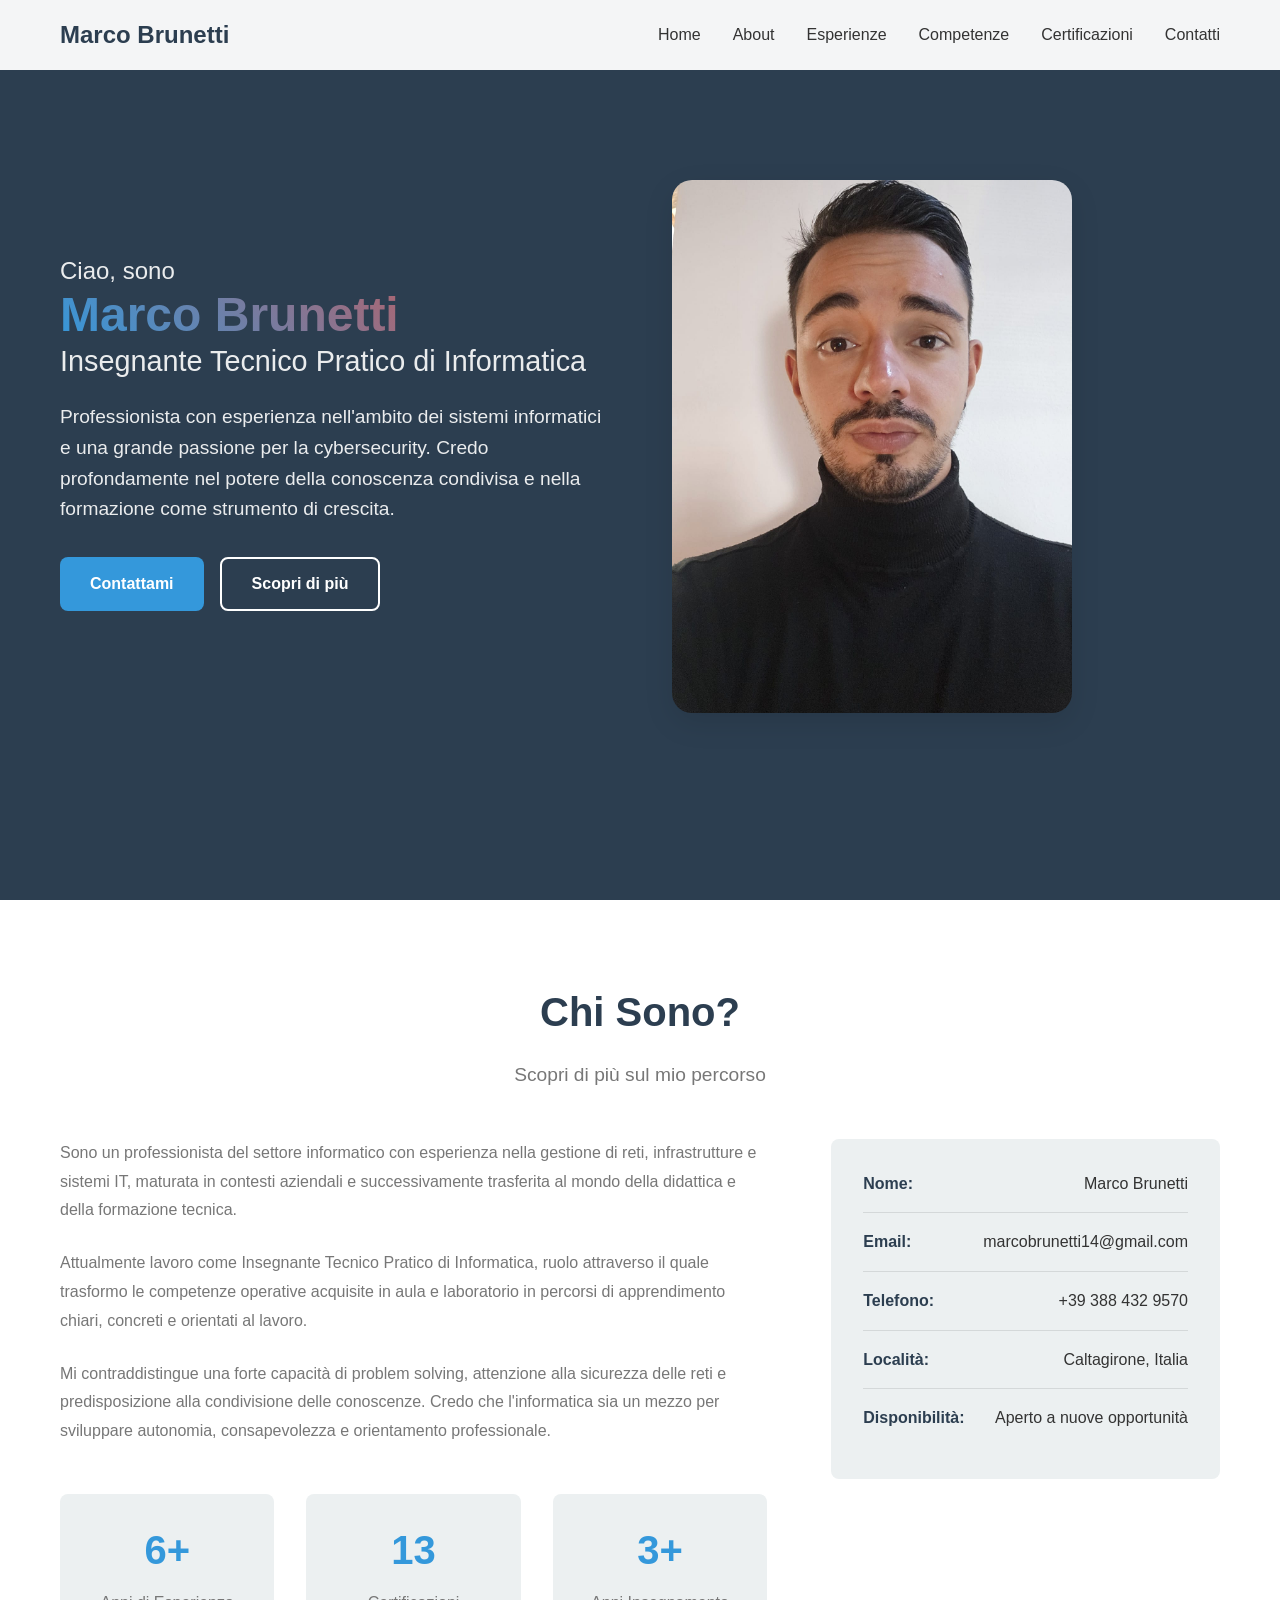
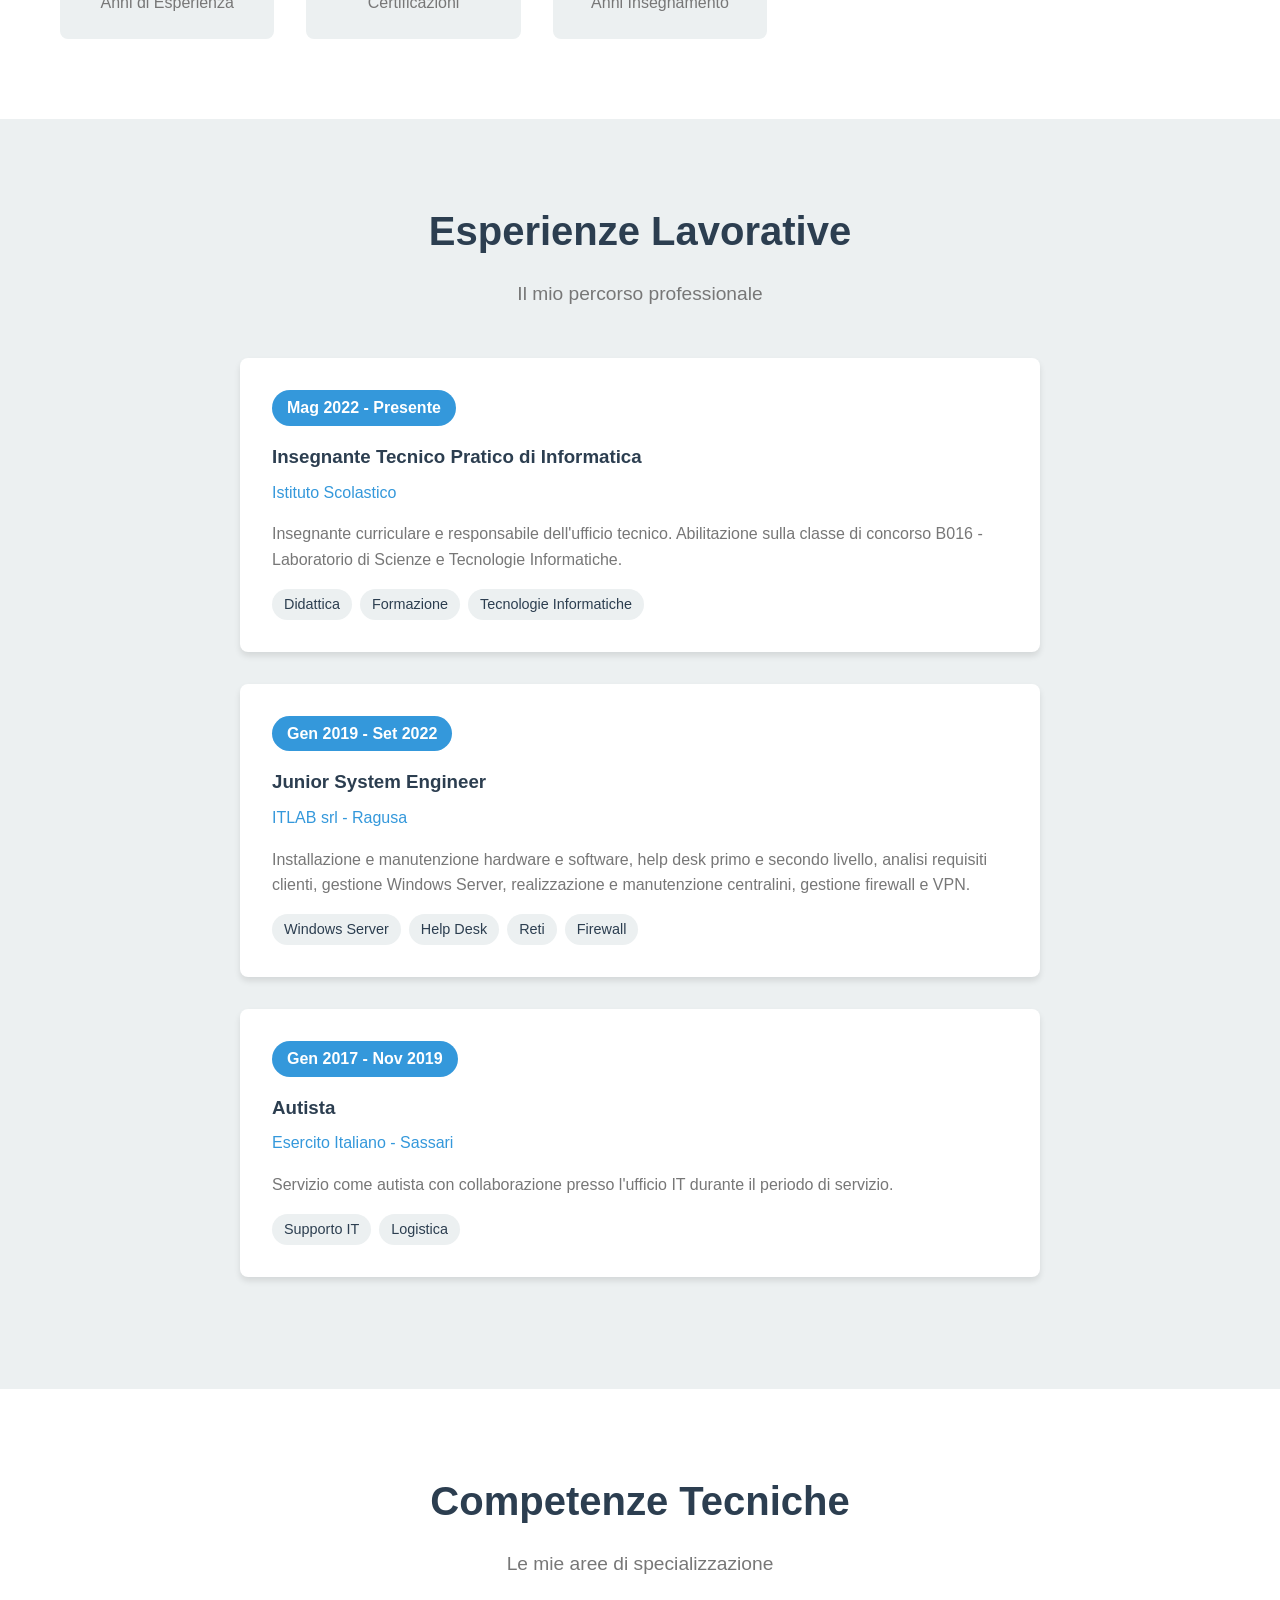
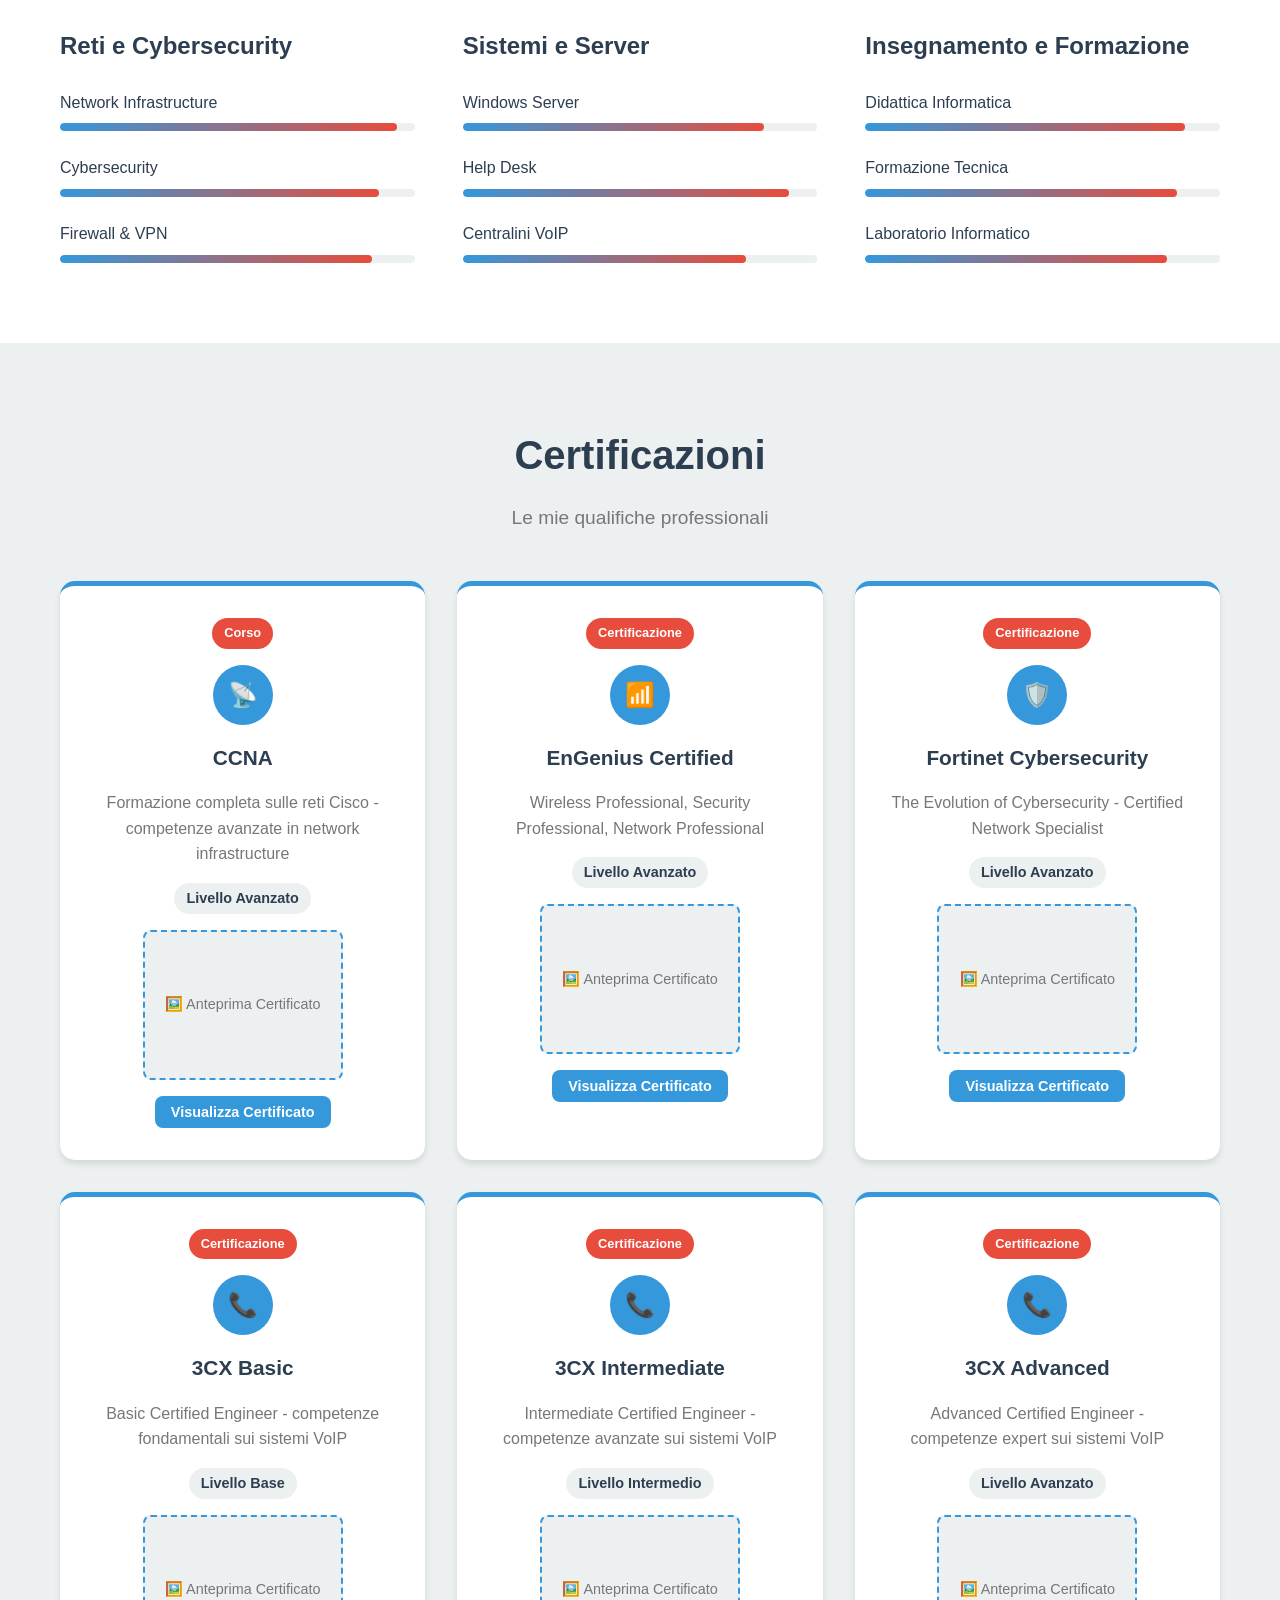
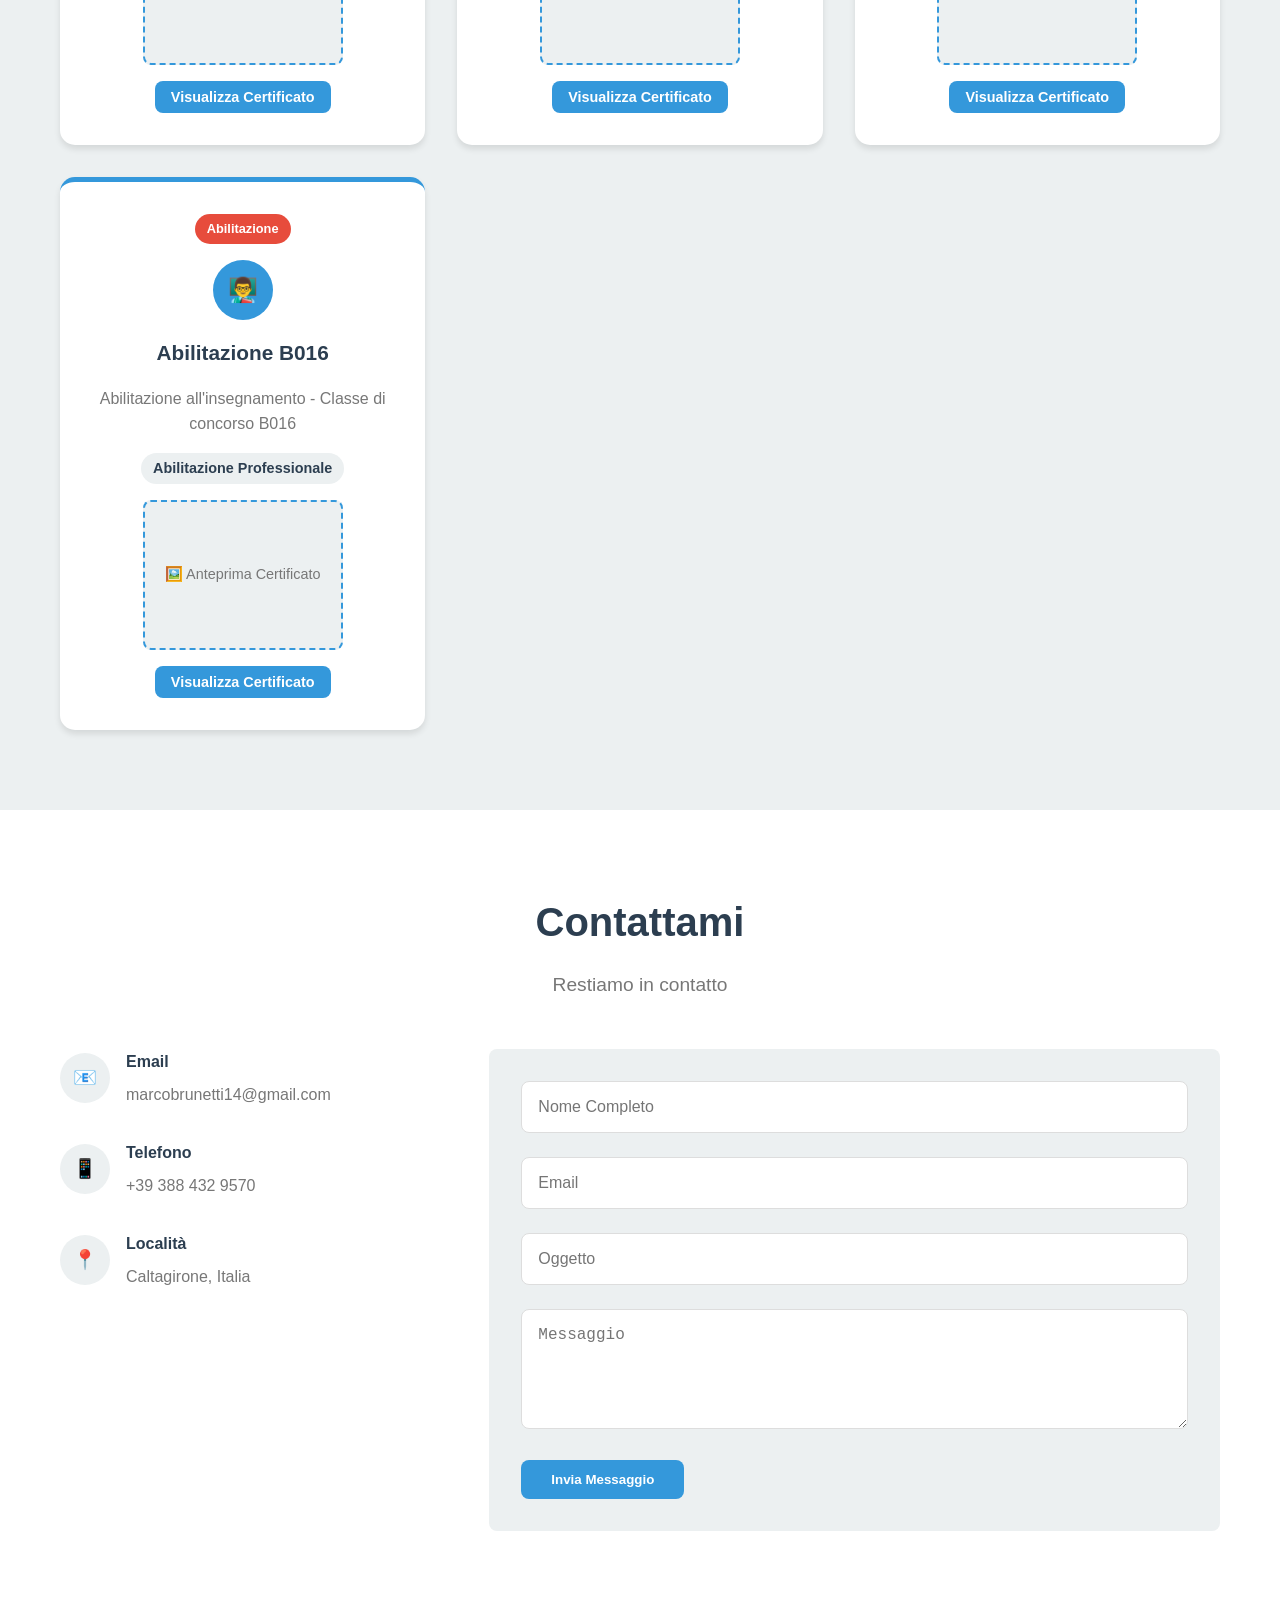
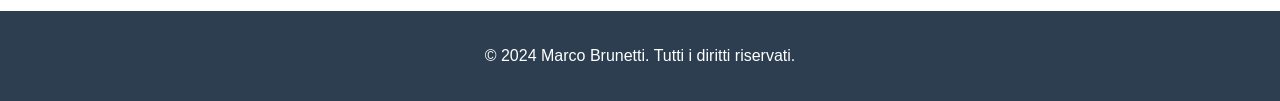
<file: deepseek_html_20251110_717cfa.html>
<!DOCTYPE html>
<html lang="it">
<head>
    <meta charset="UTF-8">
    <meta name="viewport" content="width=device-width, initial-scale=1.0">
    <title>Marco Brunetti - Insegnante Tecnico Pratico</title>
    <style>
        :root {
            --primary: #2c3e50;
            --secondary: #3498db;
            --accent: #e74c3c;
            --light: #ecf0f1;
            --dark: #2c3e50;
            --text: #333;
            --text-light: #777;
            --white: #ffffff;
            --shadow: 0 4px 6px rgba(0, 0, 0, 0.1);
            --shadow-lg: 0 10px 30px rgba(0, 0, 0, 0.1);
            --transition: all 0.3s ease;
            --border-radius: 8px;
        }

        * {
            margin: 0;
            padding: 0;
            box-sizing: border-box;
        }

        html {
            scroll-behavior: smooth;
        }

        body {
            font-family: 'Segoe UI', Tahoma, Geneva, Verdana, sans-serif;
            line-height: 1.6;
            color: var(--text);
            overflow-x: hidden;
        }

        .container {
            max-width: 1200px;
            margin: 0 auto;
            padding: 0 20px;
        }

        /* === NAVIGATION === */
        .navbar {
            position: fixed;
            top: 0;
            width: 100%;
            background: rgba(255, 255, 255, 0.95);
            backdrop-filter: blur(10px);
            z-index: 1000;
            transition: var(--transition);
        }

        .navbar.scrolled {
            box-shadow: var(--shadow);
        }

        .nav-container {
            max-width: 1200px;
            margin: 0 auto;
            padding: 0 20px;
            display: flex;
            justify-content: space-between;
            align-items: center;
            height: 70px;
        }

        .nav-logo a {
            font-size: 1.5rem;
            font-weight: 700;
            color: var(--primary);
            text-decoration: none;
        }

        .nav-menu {
            display: flex;
            gap: 2rem;
        }

        .nav-link {
            color: var(--text);
            text-decoration: none;
            font-weight: 500;
            transition: var(--transition);
        }

        .nav-link:hover {
            color: var(--secondary);
        }

        /* === HERO SECTION === */
        .hero {
            min-height: 100vh;
            display: flex;
            align-items: center;
            background: linear-gradient(135deg, var(--primary), var(--dark));
            color: var(--white);
            padding: 100px 0;
        }

        .hero-content {
            display: grid;
            grid-template-columns: 1fr 1fr;
            gap: 4rem;
            align-items: center;
        }

        .hero-title {
            font-size: 3rem;
            font-weight: 700;
            line-height: 1.2;
            margin-bottom: 1.5rem;
        }

        .title-line {
            display: block;
            font-size: 1.5rem;
            font-weight: 400;
            opacity: 0.9;
        }

        .title-name {
            display: block;
            background: linear-gradient(45deg, var(--secondary), var(--accent));
            -webkit-background-clip: text;
            -webkit-text-fill-color: transparent;
            background-clip: text;
        }

        .title-profession {
            display: block;
            font-size: 1.8rem;
            font-weight: 400;
            opacity: 0.9;
        }

        .hero-description {
            font-size: 1.2rem;
            margin-bottom: 2rem;
            opacity: 0.9;
        }

        .hero-buttons {
            display: flex;
            gap: 1rem;
            margin-bottom: 2rem;
        }

        .btn {
            display: inline-flex;
            align-items: center;
            gap: 0.5rem;
            padding: 12px 30px;
            border-radius: var(--border-radius);
            text-decoration: none;
            font-weight: 600;
            transition: var(--transition);
            border: none;
            cursor: pointer;
        }

        .btn-primary {
            background: var(--secondary);
            color: var(--white);
        }

        .btn-primary:hover {
            background: #2980b9;
            transform: translateY(-2px);
        }

        .btn-secondary {
            background: transparent;
            color: var(--white);
            border: 2px solid var(--white);
        }

        .btn-secondary:hover {
            background: var(--white);
            color: var(--primary);
            transform: translateY(-2px);
        }

        .btn-small {
            padding: 8px 16px;
            font-size: 0.9rem;
        }

        .profile-img {
            width: 100%;
            max-width: 400px;
            height: auto;
            border-radius: 20px;
            box-shadow: var(--shadow-lg);
        }

        /* === SECTIONS === */
        section {
            padding: 80px 0;
        }

        .section-header {
            text-align: center;
            margin-bottom: 3rem;
        }

        .section-title {
            font-size: 2.5rem;
            font-weight: 700;
            color: var(--primary);
            margin-bottom: 1rem;
        }

        .section-subtitle {
            font-size: 1.2rem;
            color: var(--text-light);
        }

        /* === ABOUT SECTION === */
        .about {
            background: var(--white);
        }

        .about-content {
            display: grid;
            grid-template-columns: 2fr 1fr;
            gap: 4rem;
            align-items: start;
        }

        .about-text h3 {
            font-size: 1.8rem;
            margin-bottom: 1.5rem;
            color: var(--primary);
        }

        .about-text p {
            margin-bottom: 1.5rem;
            color: var(--text-light);
            line-height: 1.8;
        }

        .about-stats {
            display: grid;
            grid-template-columns: repeat(3, 1fr);
            gap: 2rem;
            margin-top: 3rem;
        }

        .stat-item {
            text-align: center;
            padding: 1.5rem;
            background: var(--light);
            border-radius: var(--border-radius);
        }

        .stat-number {
            font-size: 2.5rem;
            font-weight: 700;
            color: var(--secondary);
            margin-bottom: 0.5rem;
        }

        .stat-label {
            color: var(--text-light);
            font-weight: 500;
        }

        .about-info {
            background: var(--light);
            padding: 2rem;
            border-radius: var(--border-radius);
        }

        .info-item {
            display: flex;
            justify-content: space-between;
            margin-bottom: 1rem;
            padding-bottom: 1rem;
            border-bottom: 1px solid rgba(0, 0, 0, 0.1);
        }

        .info-item:last-child {
            border-bottom: none;
            margin-bottom: 0;
        }

        .info-item strong {
            color: var(--primary);
            min-width: 120px;
        }

        /* === EXPERIENCE SECTION === */
        .experience {
            background: var(--light);
        }

        .timeline {
            position: relative;
            max-width: 800px;
            margin: 0 auto;
        }

        .timeline-item {
            background: var(--white);
            padding: 2rem;
            border-radius: var(--border-radius);
            margin-bottom: 2rem;
            box-shadow: var(--shadow);
        }

        .timeline-date {
            background: var(--secondary);
            color: var(--white);
            padding: 5px 15px;
            border-radius: 20px;
            font-weight: 600;
            display: inline-block;
            margin-bottom: 1rem;
        }

        .timeline-content h3 {
            color: var(--primary);
            margin-bottom: 0.5rem;
        }

        .timeline-content h4 {
            color: var(--secondary);
            margin-bottom: 1rem;
            font-weight: 500;
        }

        .timeline-content p {
            color: var(--text-light);
            margin-bottom: 1rem;
        }

        .timeline-tags {
            display: flex;
            flex-wrap: wrap;
            gap: 0.5rem;
        }

        .tag {
            background: var(--light);
            color: var(--primary);
            padding: 4px 12px;
            border-radius: 20px;
            font-size: 0.9rem;
            font-weight: 500;
        }

        /* === SKILLS SECTION === */
        .skills {
            background: var(--white);
        }

        .skills-grid {
            display: grid;
            grid-template-columns: repeat(auto-fit, minmax(300px, 1fr));
            gap: 3rem;
        }

        .skill-category h3 {
            color: var(--primary);
            margin-bottom: 1.5rem;
            font-size: 1.5rem;
        }

        .skill-items {
            display: flex;
            flex-direction: column;
            gap: 1.5rem;
        }

        .skill-item {
            display: flex;
            flex-direction: column;
            gap: 0.5rem;
        }

        .skill-name {
            display: flex;
            justify-content: space-between;
            font-weight: 500;
            color: var(--primary);
        }

        .skill-bar {
            height: 8px;
            background: var(--light);
            border-radius: 4px;
            overflow: hidden;
        }

        .skill-progress {
            height: 100%;
            background: linear-gradient(90deg, var(--secondary), var(--accent));
            border-radius: 4px;
            width: 0;
            transition: width 1.5s ease;
        }

        /* === CERTIFICATIONS SECTION === */
        .certifications {
            background: var(--light);
        }

        .certifications-grid {
            display: grid;
            grid-template-columns: repeat(auto-fit, minmax(300px, 1fr));
            gap: 2rem;
        }

        .certification-item {
            background: var(--white);
            padding: 2rem;
            border-radius: 15px;
            box-shadow: var(--shadow);
            text-align: center;
            transition: all 0.3s ease;
            border-top: 5px solid var(--secondary);
            position: relative;
        }

        .certification-item:hover {
            transform: translateY(-5px);
            box-shadow: 0 15px 40px rgba(0, 0, 0, 0.15);
        }

        .certification-badge {
            background: var(--accent);
            color: var(--white);
            padding: 5px 12px;
            border-radius: 20px;
            font-size: 0.8rem;
            font-weight: 600;
            display: inline-block;
            margin-bottom: 1rem;
        }

        .certification-icon {
            width: 60px;
            height: 60px;
            background: var(--secondary);
            border-radius: 50%;
            display: flex;
            align-items: center;
            justify-content: center;
            margin: 0 auto 1rem;
            color: var(--white);
            font-size: 1.5rem;
        }

        .certification-info h3 {
            color: var(--primary);
            margin-bottom: 1rem;
            font-size: 1.3rem;
        }

        .certification-info p {
            color: var(--text-light);
            line-height: 1.6;
            margin-bottom: 1rem;
        }

        .certification-level {
            display: inline-block;
            background: var(--light);
            color: var(--primary);
            padding: 4px 12px;
            border-radius: 20px;
            font-size: 0.9rem;
            font-weight: 600;
            margin-bottom: 1rem;
        }

        .certificate-preview {
            width: 100%;
            max-width: 200px;
            height: 150px;
            object-fit: cover;
            border-radius: 8px;
            margin: 0 auto 1rem;
            cursor: pointer;
            transition: transform 0.3s ease;
            border: 2px solid var(--light);
        }

        .certificate-preview:hover {
            transform: scale(1.05);
            border-color: var(--secondary);
        }

        /* === MODAL PER CERTIFICATI === */
        .modal {
            display: none;
            position: fixed;
            z-index: 2000;
            left: 0;
            top: 0;
            width: 100%;
            height: 100%;
            background-color: rgba(0, 0, 0, 0.9);
            animation: fadeIn 0.3s ease;
        }

        .modal-content {
            margin: auto;
            display: block;
            max-width: 90%;
            max-height: 90%;
            margin-top: 2%;
            border-radius: 8px;
            box-shadow: 0 4px 20px rgba(0, 0, 0, 0.3);
        }

        .close {
            position: absolute;
            top: 20px;
            right: 35px;
            color: #f1f1f1;
            font-size: 40px;
            font-weight: bold;
            cursor: pointer;
            transition: 0.3s;
        }

        .close:hover {
            color: var(--accent);
        }

        .modal-caption {
            margin: auto;
            display: block;
            width: 80%;
            max-width: 700px;
            text-align: center;
            color: #ccc;
            padding: 10px 0;
            font-size: 1.2rem;
        }

        @keyframes fadeIn {
            from { opacity: 0; }
            to { opacity: 1; }
        }

        /* === CONTACT SECTION === */
        .contact {
            background: var(--white);
        }

        .contact-content {
            display: grid;
            grid-template-columns: 1fr 2fr;
            gap: 4rem;
        }

        .contact-info {
            display: flex;
            flex-direction: column;
            gap: 2rem;
        }

        .contact-item {
            display: flex;
            align-items: center;
            gap: 1rem;
        }

        .contact-icon {
            width: 50px;
            height: 50px;
            background: var(--light);
            border-radius: 50%;
            display: flex;
            align-items: center;
            justify-content: center;
            color: var(--secondary);
            font-size: 1.2rem;
        }

        .contact-details h4 {
            color: var(--primary);
            margin-bottom: 0.5rem;
        }

        .contact-details p {
            color: var(--text-light);
        }

        .contact-form {
            background: var(--light);
            padding: 2rem;
            border-radius: var(--border-radius);
        }

        .form-group {
            margin-bottom: 1.5rem;
        }

        .form-group input,
        .form-group textarea {
            width: 100%;
            padding: 1rem;
            border: 1px solid #ddd;
            border-radius: var(--border-radius);
            font-size: 1rem;
            transition: var(--transition);
        }

        .form-group textarea {
            height: 120px;
            resize: vertical;
        }

        .form-group input:focus,
        .form-group textarea:focus {
            outline: none;
            border-color: var(--secondary);
            box-shadow: 0 0 0 2px rgba(52, 152, 219, 0.2);
        }

        /* === FOOTER === */
        .footer {
            background: var(--primary);
            color: var(--white);
            padding: 2rem 0;
            text-align: center;
        }

        /* === RESPONSIVE === */
        @media (max-width: 768px) {
            .hero-content {
                grid-template-columns: 1fr;
                text-align: center;
            }

            .hero-title {
                font-size: 2.5rem;
            }

            .about-content {
                grid-template-columns: 1fr;
            }

            .about-stats {
                grid-template-columns: 1fr;
            }

            .contact-content {
                grid-template-columns: 1fr;
            }

            .nav-menu {
                display: none;
            }

            .modal-content {
                max-width: 95%;
                margin-top: 5%;
            }

            .close {
                top: 10px;
                right: 20px;
                font-size: 30px;
            }
        }
    </style>
</head>
<body>
    <!-- Navigation -->
    <nav class="navbar">
        <div class="nav-container">
            <div class="nav-logo">
                <a href="#home">Marco Brunetti</a>
            </div>
            <div class="nav-menu">
                <a href="#home" class="nav-link">Home</a>
                <a href="#about" class="nav-link">About</a>
                <a href="#experience" class="nav-link">Esperienze</a>
                <a href="#skills" class="nav-link">Competenze</a>
                <a href="#certifications" class="nav-link">Certificazioni</a>
                <a href="#contact" class="nav-link">Contatti</a>
            </div>
        </div>
    </nav>

    <!-- Hero Section -->
    <section id="home" class="hero">
        <div class="container">
            <div class="hero-content">
                <div class="hero-text">
                    <h1 class="hero-title">
                        <span class="title-line">Ciao, sono</span>
                        <span class="title-name">Marco Brunetti</span>
                        <span class="title-profession">Insegnante Tecnico Pratico di Informatica</span>
                    </h1>
                    <p class="hero-description">
                        Professionista con esperienza nell'ambito dei sistemi informatici e una grande passione per la cybersecurity.
                        Credo profondamente nel potere della conoscenza condivisa e nella formazione come strumento di crescita.
                    </p>
                    <div class="hero-buttons">
                        <a href="#contact" class="btn btn-primary">Contattami</a>
                        <a href="#about" class="btn btn-secondary">Scopri di più</a>
                    </div>
                </div>
                <div class="hero-image">
                    <img src="assets/images/profile.jpg" alt="Marco Brunetti" class="profile-img" onerror="this.style.display='none'">
                </div>
            </div>
        </div>
    </section>

    <!-- About Section -->
    <section id="about" class="about">
        <div class="container">
            <div class="section-header">
                <h2 class="section-title">Chi Sono?</h2>
                <p class="section-subtitle">Scopri di più sul mio percorso</p>
            </div>
            <div class="about-content">
                <div class="about-text">
                    <p>
                        Sono un professionista del settore informatico con esperienza nella gestione di reti, infrastrutture e sistemi IT,
                        maturata in contesti aziendali e successivamente trasferita al mondo della didattica e della formazione tecnica.
                    </p>
                    <p>
                        Attualmente lavoro come Insegnante Tecnico Pratico di Informatica, ruolo attraverso il quale trasformo le competenze
                        operative acquisite in aula e laboratorio in percorsi di apprendimento chiari, concreti e orientati al lavoro.
                    </p>
                    <p>
                        Mi contraddistingue una forte capacità di problem solving, attenzione alla sicurezza delle reti e predisposizione
                        alla condivisione delle conoscenze. Credo che l'informatica sia un mezzo per sviluppare autonomia, consapevolezza
                        e orientamento professionale.
                    </p>

                    <div class="about-stats">
                        <div class="stat-item">
                            <div class="stat-number">6+</div>
                            <div class="stat-label">Anni di Esperienza</div>
                        </div>
                        <div class="stat-item">
                            <div class="stat-number">13</div>
                            <div class="stat-label">Certificazioni</div>
                        </div>
                        <div class="stat-item">
                            <div class="stat-number">3+</div>
                            <div class="stat-label">Anni Insegnamento</div>
                        </div>
                    </div>
                </div>
                <div class="about-info">
                    <div class="info-item">
                        <strong>Nome:</strong>
                        <span>Marco Brunetti</span>
                    </div>
                    <div class="info-item">
                        <strong>Email:</strong>
                        <span>marcobrunetti14@gmail.com</span>
                    </div>
                    <div class="info-item">
                        <strong>Telefono:</strong>
                        <span>+39 388 432 9570</span>
                    </div>
                    <div class="info-item">
                        <strong>Località:</strong>
                        <span>Caltagirone, Italia</span>
                    </div>
                    <div class="info-item">
                        <strong>Disponibilità:</strong>
                        <span>Aperto a nuove opportunità</span>
                    </div>
                </div>
            </div>
        </div>
    </section>

    <!-- Experience Section -->
    <section id="experience" class="experience">
        <div class="container">
            <div class="section-header">
                <h2 class="section-title">Esperienze Lavorative</h2>
                <p class="section-subtitle">Il mio percorso professionale</p>
            </div>
            <div class="timeline">
                <div class="timeline-item">
                    <div class="timeline-date">Mag 2022 - Presente</div>
                    <div class="timeline-content">
                        <h3>Insegnante Tecnico Pratico di Informatica</h3>
                        <h4>Istituto Scolastico</h4>
                        <p>Insegnante curriculare e responsabile dell'ufficio tecnico. Abilitazione sulla classe di concorso B016 - Laboratorio di Scienze e Tecnologie Informatiche.</p>
                        <div class="timeline-tags">
                            <span class="tag">Didattica</span>
                            <span class="tag">Formazione</span>
                            <span class="tag">Tecnologie Informatiche</span>
                        </div>
                    </div>
                </div>

                <div class="timeline-item">
                    <div class="timeline-date">Gen 2019 - Set 2022</div>
                    <div class="timeline-content">
                        <h3>Junior System Engineer</h3>
                        <h4>ITLAB srl - Ragusa</h4>
                        <p>Installazione e manutenzione hardware e software, help desk primo e secondo livello, analisi requisiti clienti, gestione Windows Server, realizzazione e manutenzione centralini, gestione firewall e VPN.</p>
                        <div class="timeline-tags">
                            <span class="tag">Windows Server</span>
                            <span class="tag">Help Desk</span>
                            <span class="tag">Reti</span>
                            <span class="tag">Firewall</span>
                        </div>
                    </div>
                </div>

                <div class="timeline-item">
                    <div class="timeline-date">Gen 2017 - Nov 2019</div>
                    <div class="timeline-content">
                        <h3>Autista</h3>
                        <h4>Esercito Italiano - Sassari</h4>
                        <p>Servizio come autista con collaborazione presso l'ufficio IT durante il periodo di servizio.</p>
                        <div class="timeline-tags">
                            <span class="tag">Supporto IT</span>
                            <span class="tag">Logistica</span>
                        </div>
                    </div>
                </div>
            </div>
        </div>
    </section>

    <!-- Skills Section -->
    <section id="skills" class="skills">
        <div class="container">
            <div class="section-header">
                <h2 class="section-title">Competenze Tecniche</h2>
                <p class="section-subtitle">Le mie aree di specializzazione</p>
            </div>
            <div class="skills-grid">
                <div class="skill-category">
                    <h3>Reti e Cybersecurity</h3>
                    <div class="skill-items">
                        <div class="skill-item">
                            <span class="skill-name">Network Infrastructure</span>
                            <div class="skill-bar">
                                <div class="skill-progress" style="width: 95%"></div>
                            </div>
                        </div>
                        <div class="skill-item">
                            <span class="skill-name">Cybersecurity</span>
                            <div class="skill-bar">
                                <div class="skill-progress" style="width: 90%"></div>
                            </div>
                        </div>
                        <div class="skill-item">
                            <span class="skill-name">Firewall & VPN</span>
                            <div class="skill-bar">
                                <div class="skill-progress" style="width: 88%"></div>
                            </div>
                        </div>
                    </div>
                </div>

                <div class="skill-category">
                    <h3>Sistemi e Server</h3>
                    <div class="skill-items">
                        <div class="skill-item">
                            <span class="skill-name">Windows Server</span>
                            <div class="skill-bar">
                                <div class="skill-progress" style="width: 85%"></div>
                            </div>
                        </div>
                        <div class="skill-item">
                            <span class="skill-name">Help Desk</span>
                            <div class="skill-bar">
                                <div class="skill-progress" style="width: 92%"></div>
                            </div>
                        </div>
                        <div class="skill-item">
                            <span class="skill-name">Centralini VoIP</span>
                            <div class="skill-bar">
                                <div class="skill-progress" style="width: 80%"></div>
                            </div>
                        </div>
                    </div>
                </div>

                <div class="skill-category">
                    <h3>Insegnamento e Formazione</h3>
                    <div class="skill-items">
                        <div class="skill-item">
                            <span class="skill-name">Didattica Informatica</span>
                            <div class="skill-bar">
                                <div class="skill-progress" style="width: 90%"></div>
                            </div>
                        </div>
                        <div class="skill-item">
                            <span class="skill-name">Formazione Tecnica</span>
                            <div class="skill-bar">
                                <div class="skill-progress" style="width: 88%"></div>
                            </div>
                        </div>
                        <div class="skill-item">
                            <span class="skill-name">Laboratorio Informatico</span>
                            <div class="skill-bar">
                                <div class="skill-progress" style="width: 85%"></div>
                            </div>
                        </div>
                    </div>
                </div>
            </div>
        </div>
    </section>

    <!-- Certifications Section -->
    <section id="certifications" class="certifications">
        <div class="container">
            <div class="section-header">
                <h2 class="section-title">Certificazioni</h2>
                <p class="section-subtitle">Le mie qualifiche professionali</p>
            </div>
            <div class="certifications-grid">
                <div class="certification-item">
                    <div class="certification-badge">Corso</div>
                    <div class="certification-icon">📡</div>
                    <div class="certification-info">
                        <h3>CCNA</h3>
                        <p>Formazione completa sulle reti Cisco - competenze avanzate in network infrastructure</p>
                        <div class="certification-level">Livello Avanzato</div>
                        <div class="certificate-placeholder">🖼️ Anteprima Certificato</div>
                        <button class="btn btn-primary btn-small" onclick="openModal('assets/images/certificates/ccna.jpg', 'Certificato CCNA')">Visualizza Certificato</button>
                    </div>
                </div>

                <div class="certification-item">
                    <div class="certification-badge">Certificazione</div>
                    <div class="certification-icon">📶</div>
                    <div class="certification-info">
                        <h3>EnGenius Certified</h3>
                        <p>Wireless Professional, Security Professional, Network Professional</p>
                        <div class="certification-level">Livello Avanzato</div>
                        <div class="certificate-placeholder">🖼️ Anteprima Certificato</div>
                        <button class="btn btn-primary btn-small" onclick="openModal('assets/images/certificates/engenius.jpg', 'Certificato EnGenius')">Visualizza Certificato</button>
                    </div>
                </div>

                <div class="certification-item">
                    <div class="certification-badge">Certificazione</div>
                    <div class="certification-icon">🛡️</div>
                    <div class="certification-info">
                        <h3>Fortinet Cybersecurity</h3>
                        <p>The Evolution of Cybersecurity - Certified Network Specialist</p>
                        <div class="certification-level">Livello Avanzato</div>
                        <div class="certificate-placeholder">🖼️ Anteprima Certificato</div>
                        <button class="btn btn-primary btn-small" onclick="openModal('assets/images/certificates/fortinet.jpg', 'Certificato Fortinet')">Visualizza Certificato</button>
                    </div>
                </div>

                <div class="certification-item">
                    <div class="certification-badge">Certificazione</div>
                    <div class="certification-icon">📞</div>
                    <div class="certification-info">
                        <h3>3CX Basic</h3>
                        <p>Basic Certified Engineer - competenze fondamentali sui sistemi VoIP</p>
                        <div class="certification-level">Livello Base</div>
                        <div class="certificate-placeholder">🖼️ Anteprima Certificato</div>
                        <button class="btn btn-primary btn-small" onclick="openModal('assets/images/certificates/3cx-basic.jpg', 'Certificato 3CX Basic')">Visualizza Certificato</button>
                    </div>
                </div>

                <div class="certification-item">
                    <div class="certification-badge">Certificazione</div>
                    <div class="certification-icon">📞</div>
                    <div class="certification-info">
                        <h3>3CX Intermediate</h3>
                        <p>Intermediate Certified Engineer - competenze avanzate sui sistemi VoIP</p>
                        <div class="certification-level">Livello Intermedio</div>
                        <div class="certificate-placeholder">🖼️ Anteprima Certificato</div>
                        <button class="btn btn-primary btn-small" onclick="openModal('assets/images/certificates/3cx-intermediate.jpg', 'Certificato 3CX Intermediate')">Visualizza Certificato</button>
                    </div>
                </div>

                <div class="certification-item">
                    <div class="certification-badge">Certificazione</div>
                    <div class="certification-icon">📞</div>
                    <div class="certification-info">
                        <h3>3CX Advanced</h3>
                        <p>Advanced Certified Engineer - competenze expert sui sistemi VoIP</p>
                        <div class="certification-level">Livello Avanzato</div>
                        <div class="certificate-placeholder">🖼️ Anteprima Certificato</div>
                        <button class="btn btn-primary btn-small" onclick="openModal('assets/images/certificates/3cx-advanced.jpg', 'Certificato 3CX Advanced')">Visualizza Certificato</button>
                    </div>
                </div>

                <div class="certification-item">
                    <div class="certification-badge">Abilitazione</div>
                    <div class="certification-icon">👨‍🏫</div>
                    <div class="certification-info">
                        <h3>Abilitazione B016</h3>
                        <p>Abilitazione all'insegnamento - Classe di concorso B016</p>
                        <div class="certification-level">Abilitazione Professionale</div>
                        <div class="certificate-placeholder">🖼️ Anteprima Certificato</div>
                        <button class="btn btn-primary btn-small" onclick="openModal('assets/images/certificates/b016.jpg', 'Abilitazione B016')">Visualizza Certificato</button>
                    </div>
                </div>
            </div>
        </div>
    </section>

    <!-- Modal per i certificati -->
    <div id="certificateModal" class="modal">
        <span class="close" onclick="closeModal()">&times;</span>
        <img class="modal-content" id="modalImage">
        <div class="modal-caption" id="modalCaption"></div>
    </div>

    <!-- Contact Section -->
    <section id="contact" class="contact">
        <div class="container">
            <div class="section-header">
                <h2 class="section-title">Contattami</h2>
                <p class="section-subtitle">Restiamo in contatto</p>
            </div>
            <div class="contact-content">
                <div class="contact-info">
                    <div class="contact-item">
                        <div class="contact-icon">📧</div>
                        <div class="contact-details">
                            <h4>Email</h4>
                            <p>marcobrunetti14@gmail.com</p>
                        </div>
                    </div>
                    <div class="contact-item">
                        <div class="contact-icon">📱</div>
                        <div class="contact-details">
                            <h4>Telefono</h4>
                            <p>+39 388 432 9570</p>
                        </div>
                    </div>
                    <div class="contact-item">
                        <div class="contact-icon">📍</div>
                        <div class="contact-details">
                            <h4>Località</h4>
                            <p>Caltagirone, Italia</p>
                        </div>
                    </div>
                </div>
                <div class="contact-form">
                    <form id="contactForm">
                        <div class="form-group">
                            <input type="text" placeholder="Nome Completo" required>
                        </div>
                        <div class="form-group">
                            <input type="email" placeholder="Email" required>
                        </div>
                        <div class="form-group">
                            <input type="text" placeholder="Oggetto" required>
                        </div>
                        <div class="form-group">
                            <textarea placeholder="Messaggio" required></textarea>
                        </div>
                        <button type="submit" class="btn btn-primary">Invia Messaggio</button>
                    </form>
                </div>
            </div>
        </div>
    </section>

    <!-- Footer -->
    <footer class="footer">
        <div class="container">
            <p>&copy; 2024 Marco Brunetti. Tutti i diritti riservati.</p>
        </div>
    </footer>

    <script>
        // Navbar scroll effect
        window.addEventListener('scroll', () => {
            const navbar = document.querySelector('.navbar');
            if (window.scrollY > 100) {
                navbar.classList.add('scrolled');
            } else {
                navbar.classList.remove('scrolled');
            }
        });

        // Smooth scrolling
        document.querySelectorAll('a[href^="#"]').forEach(anchor => {
            anchor.addEventListener('click', function (e) {
                e.preventDefault();
                const target = document.querySelector(this.getAttribute('href'));
                if (target) {
                    target.scrollIntoView({
                        behavior: 'smooth',
                        block: 'start'
                    });
                }
            });
        });

        // Form submission
        document.getElementById('contactForm').addEventListener('submit', function(e) {
            e.preventDefault();
            alert('Grazie per il tuo messaggio! Ti risponderò al più presto.');
            this.reset();
        });

        // Animate skill bars on scroll
        const observer = new IntersectionObserver((entries) => {
            entries.forEach(entry => {
                if (entry.isIntersecting) {
                    const skillBars = entry.target.querySelectorAll('.skill-progress');
                    skillBars.forEach(bar => {
                        const width = bar.style.width;
                        bar.style.width = '0';
                        setTimeout(() => {
                            bar.style.width = width;
                        }, 100);
                    });
                }
            });
        });

        observer.observe(document.getElementById('skills'));

        // Modal functions for certificates
        function openModal(src, caption) {
            const modal = document.getElementById('certificateModal');
            const modalImg = document.getElementById('modalImage');
            const captionText = document.getElementById('modalCaption');

            modal.style.display = "block";
            modalImg.src = src;
            captionText.innerHTML = caption;
        }

        function closeModal() {
            document.getElementById('certificateModal').style.display = "none";
        }

        // Close modal when clicking outside the image
        window.addEventListener('click', function(event) {
            const modal = document.getElementById('certificateModal');
            if (event.target === modal) {
                closeModal();
            }
        });

        // Close modal with Escape key
        document.addEventListener('keydown', function(event) {
            if (event.key === 'Escape') {
                closeModal();
            }
        });

        // Placeholder style per le anteprime certificate
        const style = document.createElement('style');
        style.textContent = `
            .certificate-placeholder {
                width: 200px;
                height: 150px;
                background: var(--light);
                border: 2px dashed var(--secondary);
                border-radius: 8px;
                display: flex;
                align-items: center;
                justify-content: center;
                margin: 0 auto 1rem;
                color: var(--text-light);
                font-size: 0.9rem;
            }
        `;
        document.head.appendChild(style);
    </script>
</body>
</html>
</file>
